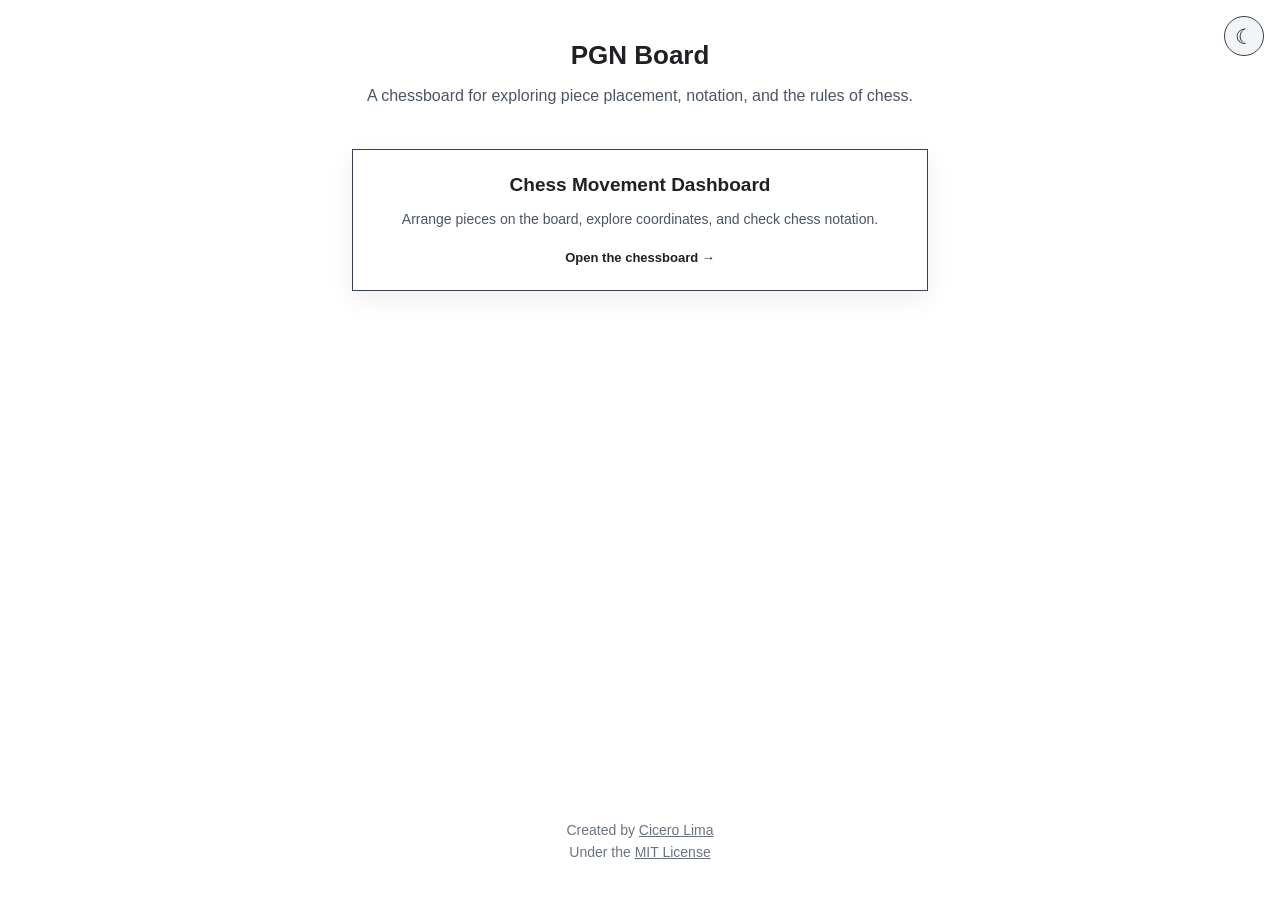
<file: index.html>
<!DOCTYPE html>
<html lang="en">
<head>
  <meta charset="UTF-8">
  <meta name="viewport" content="width=device-width, initial-scale=1.0">
  <meta name="description" content="Explore the PGN Board chess project.">
  <meta name="theme-color" content="#f5f4ef">
  <title>PGN Board</title>
  <script>
    const savedTheme = localStorage.getItem("pgn-board-theme");
    const prefersDark = window.matchMedia("(prefers-color-scheme: dark)").matches;
    document.documentElement.dataset.theme = savedTheme || (prefersDark ? "dark" : "light");
  </script>
  <style>
    :root {
      color-scheme: light;
      font-family: Arial, Helvetica, sans-serif;
      color: #202124;
      background: #fff;
      font-synthesis: none;
      text-rendering: optimizeLegibility;
      --page: #fff;
      --text: #202124;
      --muted: #4b5563;
      --card: #fff;
      --card-hover: #f3f4f6;
      --border: #374151;
      --button: #f3f4f6;
      --button-hover: #e5e7eb;
      --footer: #6b7280;
      --focus: #2563eb;
    }

    :root[data-theme="dark"] {
      color-scheme: dark;
      color: #d4d4d4;
      background: #1e1e1e;
      --page: #1e1e1e;
      --text: #d4d4d4;
      --muted: #d1d5db;
      --card: #252526;
      --card-hover: #333;
      --border: #6b7280;
      --button: #252526;
      --button-hover: #333;
      --footer: #9ca3af;
      --focus: #60a5fa;
    }

    * {
      box-sizing: border-box;
    }

    body {
      min-width: 320px;
      min-height: 100vh;
      margin: 0;
      padding: 40px 24px;
      background: var(--page);
      color: var(--text);
      transition: background-color 160ms ease, color 160ms ease;
    }

    .theme-toggle {
      position: absolute;
      top: 16px;
      right: 16px;
      display: grid;
      width: 40px;
      height: 40px;
      place-items: center;
      padding: 0;
      border: 1px solid var(--border);
      border-radius: 50%;
      background: var(--button);
      color: var(--text);
      cursor: pointer;
      font-size: 21px;
      line-height: 1;
    }

    .theme-toggle:hover {
      background: var(--button-hover);
    }

    .theme-toggle:focus-visible,
    .project-card:focus-visible,
    a:focus-visible {
      outline: 2px solid var(--focus);
      outline-offset: 3px;
    }

    main {
      display: flex;
      width: min(100%, 576px);
      min-height: calc(100vh - 80px);
      flex-direction: column;
      margin: 0 auto;
    }

    .page-header {
      margin: 0 0 40px;
      text-align: center;
    }

    h1 {
      margin: 0 0 12px;
      font-size: 26px;
    }

    .page-header p,
    .project-card p {
      color: var(--muted);
    }

    .page-header p {
      margin: 0;
      line-height: 1.6;
    }

    .project-card {
      display: block;
      padding: 24px;
      border: 1px solid var(--border);
      background: var(--card);
      color: var(--text);
      text-align: center;
      text-decoration: none;
      box-shadow: 0 8px 24px #00000012;
      transition: background-color 160ms ease, transform 160ms ease;
    }

    .project-card:hover {
      background: var(--card-hover);
      transform: translateY(-2px);
    }

    .project-card h2 {
      margin: 0 0 12px;
      font-size: 19px;
    }

    .project-card p {
      margin: 0;
      font-size: 14px;
      line-height: 1.6;
    }

    .project-action {
      display: inline-block;
      margin-top: 20px;
      font-size: 13px;
      font-weight: 700;
    }

    footer {
      margin-top: auto;
      padding-top: 48px;
      color: var(--footer);
      font-size: 14px;
      text-align: center;
    }

    footer p {
      margin: 0;
    }

    footer p + p {
      margin-top: 6px;
    }

    footer a {
      color: inherit;
    }

    @media (max-width: 420px) {
      body {
        padding: 36px 16px 24px;
      }

      main {
        min-height: calc(100vh - 60px);
      }
    }
  </style>
</head>
<body>
  <button class="theme-toggle" id="theme-toggle" type="button" aria-label="Switch to dark mode" aria-pressed="false" title="Switch to dark mode">
    <span id="theme-icon" aria-hidden="true">☾</span>
  </button>

  <main>
    <header class="page-header">
      <h1>PGN Board</h1>
      <p>A chessboard for exploring piece placement, notation, and the rules of chess.</p>
    </header>

    <a class="project-card" href="board/index.html">
      <h2>Chess Movement Dashboard</h2>
      <p>Arrange pieces on the board, explore coordinates, and check chess notation.</p>
      <span class="project-action">Open the chessboard →</span>
    </a>

    <footer>
      <p>Created by <a href="https://github.com/mike-lima-uno">Cicero Lima</a></p>
      <p>Under the <a href="LICENSE">MIT License</a></p>
    </footer>
  </main>

  <script>
    const themePreference = window.matchMedia("(prefers-color-scheme: dark)");
    const themeToggle = document.querySelector("#theme-toggle");
    const themeIcon = document.querySelector("#theme-icon");
    let hasManualTheme = localStorage.getItem("pgn-board-theme") !== null;

    function updateThemeButton() {
      const isDark = document.documentElement.dataset.theme === "dark";
      const action = isDark ? "Switch to light mode" : "Switch to dark mode";
      themeToggle.setAttribute("aria-label", action);
      themeToggle.setAttribute("title", action);
      themeToggle.setAttribute("aria-pressed", String(isDark));
      themeIcon.textContent = isDark ? "☼" : "☾";
    }

    themePreference.addEventListener("change", (event) => {
      if (!hasManualTheme) {
        document.documentElement.dataset.theme = event.matches ? "dark" : "light";
        updateThemeButton();
      }
    });

    themeToggle.addEventListener("click", () => {
      const nextTheme = document.documentElement.dataset.theme === "dark" ? "light" : "dark";
      hasManualTheme = true;
      document.documentElement.dataset.theme = nextTheme;
      localStorage.setItem("pgn-board-theme", nextTheme);
      updateThemeButton();
    });

    updateThemeButton();
  </script>
</body>
</html>
</file>
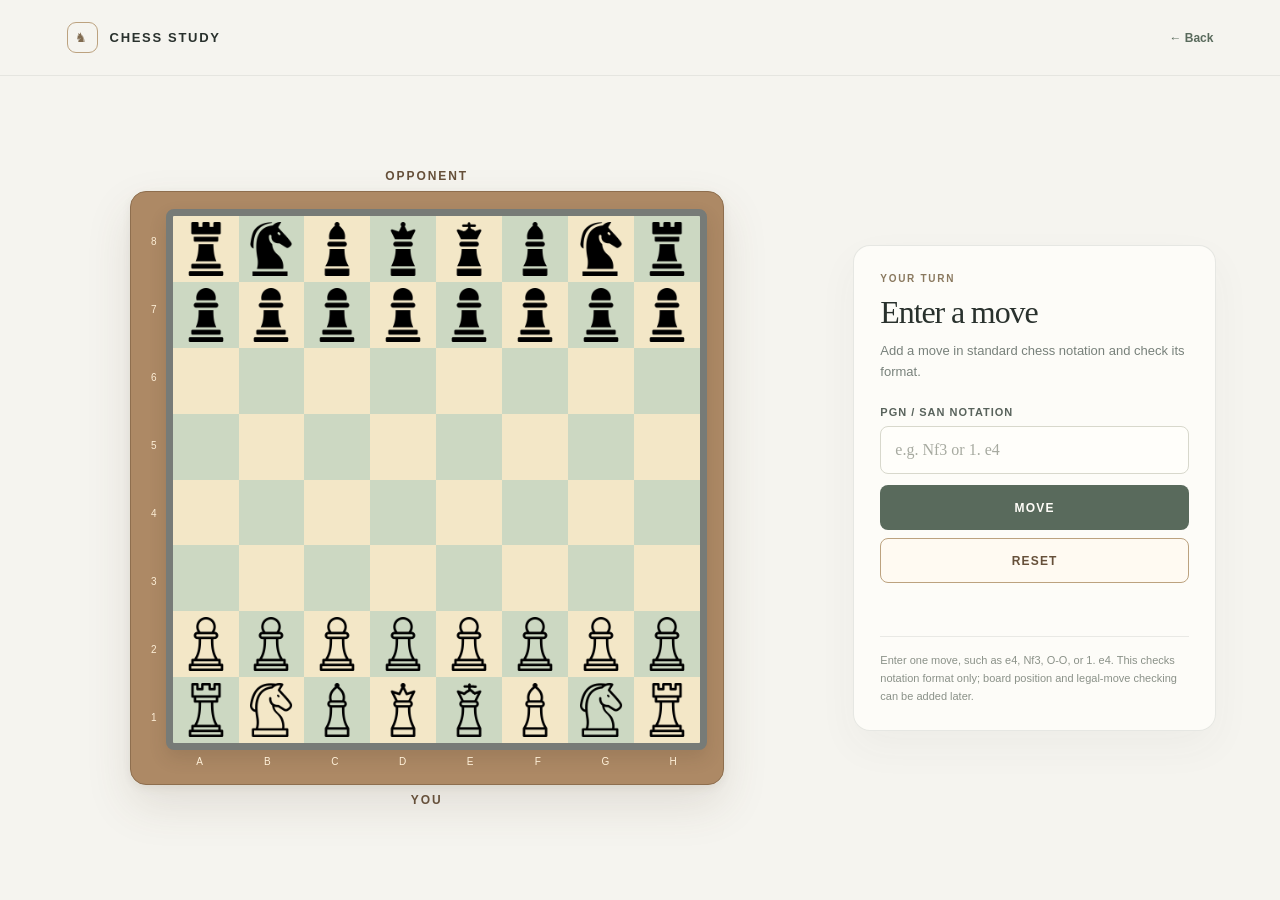
<file: board/index.html>
<!DOCTYPE html>
<html lang="en">
<head>
  <meta charset="UTF-8">
  <meta name="viewport" content="width=device-width, initial-scale=1.0">
  <meta name="theme-color" content="#f5f4ef">
  <title>Chess Movement Dashboard</title>
  <link rel="stylesheet" href="./styles.css">
</head>
<body>
  <div class="page">
    <header class="site-header">
      <div class="brand">
        <span class="brand-icon" aria-hidden="true">♞</span>
        <span>Chess study</span>
      </div>
      <div class="header-actions">
        <!-- <div class="header-caption">Movement dashboard</div> -->
        <a class="back-link" href="../index.html">← Back</a>
      </div>
    </header>

    <main class="layout">
      <div class="board-region" aria-label="Chessboard">
        <h3 class="player-label">Opponent</h3>
        <div class="board-frame">
          <div class="board-coordinates">
            <div class="rank-labels" aria-hidden="true">
              <span>8</span><span>7</span><span>6</span><span>5</span>
              <span>4</span><span>3</span><span>2</span><span>1</span>
            </div>
            <div class="board" id="chessboard" role="grid" aria-label="Chessboard"></div>
            <div class="file-labels" aria-hidden="true">
              <span>A</span><span>B</span><span>C</span><span>D</span>
              <span>E</span><span>F</span><span>G</span><span>H</span>
            </div>
          </div>
        </div>
        <h3 class="player-label">You</h3>
      </div>

      <div class="move-panel" aria-labelledby="panel-title">
        <p class="eyebrow">Your turn</p>
        <h1 id="panel-title">Enter a move</h1>
        <p class="panel-description">Add a move in standard chess notation and check its format.</p>
        <form id="move-form" novalidate>
          <label for="move-input">PGN / SAN notation</label>
          <input id="move-input" name="move" type="text" placeholder="e.g. Nf3 or 1. e4" autocomplete="off" spellcheck="false" aria-describedby="move-result notation-note">
          <button type="submit">Move</button>
          <button class="reset-button" id="reset-game" type="button">Reset</button>
          <p class="move-result" id="move-result" role="status" aria-live="polite"></p>
        </form>
        <p class="notation-note" id="notation-note">Enter one move, such as e4, Nf3, O-O, or 1. e4. This checks notation format only; board position and legal-move checking can be added later.</p>
      </div>
    </main>
  </div>

  <script src="./script.js"></script>
</body>
</html>
</file>
<file: board/styles.css>
:root {
  color-scheme: light;
  font-family: Arial, Helvetica, sans-serif;
  color: #29312d;
  background: #f5f4ef;
  font-synthesis: none;
  text-rendering: optimizeLegibility;
}

* {
  box-sizing: border-box;
}

body {
  min-width: 320px;
  min-height: 100vh;
  margin: 0;
  background: #f5f4ef;
}

.page {
  display: flex;
  min-height: 100vh;
  flex-direction: column;
}

.site-header {
  display: flex;
  height: 76px;
  flex: 0 0 auto;
  align-items: center;
  justify-content: space-between;
  padding: 0 5.2vw;
  border-bottom: 1px solid #474f4617;
}

.brand {
  display: flex;
  align-items: center;
  gap: 12px;
  font-size: 13px;
  font-weight: 700;
  letter-spacing: 0.13em;
  text-transform: uppercase;
}

.brand-icon {
  display: grid;
  width: 31px;
  height: 31px;
  place-items: center;
  border: 1px solid #bca27f;
  border-radius: 9px;
  color: #806b50;
}

.header-caption {
  color: #78817b;
  font-size: 12px;
  letter-spacing: 0.08em;
  text-transform: uppercase;
}

.header-actions {
  display: flex;
  align-items: center;
  gap: 20px;
}

.back-link {
  color: #596a5c;
  font-size: 12px;
  font-weight: 700;
  text-decoration: none;
}

.back-link:hover {
  text-decoration: underline;
}

.back-link:focus-visible {
  border-radius: 2px;
  outline: 2px solid #596a5c;
  outline-offset: 3px;
}

.layout {
  display: grid;
  width: min(1400px, 90vw);
  min-height: 0;
  flex: 1;
  grid-template-columns: minmax(0, 2fr) minmax(0, 1fr);
  align-items: center;
  gap: clamp(32px, 5vw, 76px);
  margin: 0 auto;
  padding: 16px 0;
}

.board-region {
  display: grid;
  min-width: 0;
  grid-template-rows: auto auto auto;
  place-items: center;
  gap: 8px;
}

.board-frame {
  display: grid;
  width: min(100%, 66vh);
  aspect-ratio: 1;
  grid-template-rows: minmax(0, 1fr);
  justify-items: center;
  padding: clamp(10px, 1.3vw, 16px);
  border: 1px solid #8e6e4e;
  border-radius: 16px;
  background: #ad8965;
  box-shadow: 0 20px 46px #5b493121, 0 3px 8px #5b493114;
}

.player-label {
  margin: 0;
  color: #66503a;
  font-size: 12px;
  font-weight: 700;
  letter-spacing: 0.16em;
  text-align: center;
  text-transform: uppercase;
}

.board-coordinates {
  display: grid;
  width: 100%;
  min-height: 0;
  grid-template-columns: 14px minmax(0, 1fr);
  grid-template-rows: minmax(0, 1fr) 14px;
  gap: 3px 5px;
}

.rank-labels,
.file-labels {
  display: grid;
  align-items: center;
  justify-items: center;
  color: #fff1d9;
  font-family: "Arial Narrow", "Roboto Condensed", Arial, sans-serif;
  font-size: 10px;
  letter-spacing: -0.04em;
}

.rank-labels {
  grid-row: 1;
  grid-column: 1;
  grid-template-rows: repeat(8, 1fr);
}

.file-labels {
  grid-row: 2;
  grid-column: 2;
  grid-template-columns: repeat(8, 1fr);
}

.board {
  display: grid;
  width: 100%;
  height: auto;
  max-width: 100%;
  aspect-ratio: 1;
  min-width: 0;
  min-height: 0;
  grid-row: 1;
  grid-column: 2;
  align-self: center;
  justify-self: center;
  grid-template-columns: repeat(8, minmax(0, 1fr));
  grid-template-rows: repeat(8, minmax(0, 1fr));
  overflow: hidden;
  border: 7px solid #777b77;
  border-radius: 8px;
  background: #777b77;
  box-shadow: 0 8px 18px #3b2d1f24;
}

.square {
  position: relative;
  display: grid;
  min-width: 0;
  min-height: 0;
  place-items: center;
  cursor: crosshair;
  transition: background-color 100ms ease;
}

.chess-piece {
  width: 82%;
  height: 82%;
  object-fit: contain;
  cursor: grab;
  touch-action: none;
  user-select: none;
}

.chess-piece.is-dragging {
  visibility: hidden;
}

.chess-piece-ghost {
  position: fixed;
  z-index: 20;
  pointer-events: none;
  object-fit: contain;
  filter: drop-shadow(0 4px 5px #0005);
  transform: scale(1.12);
}

.square--light {
  background: #f3e7c7;
}

.square--dark {
  background: #ccd8c2;
}

.square--light.is-axis {
  background: #f8edcf;
}

.square--dark.is-axis {
  background: #dce8d2;
}

.square--light.is-active {
  background: #fff5d5;
}

.square--dark.is-active {
  background: #e8f0df;
}

.square:focus-visible {
  z-index: 1;
  outline: 2px solid #806b50;
  outline-offset: -3px;
}

.square-coordinate {
  position: absolute;
  top: 4px;
  left: 4px;
  padding: 3px 4px;
  border-radius: 3px;
  background: #434c41d1;
  color: #fffdf8;
  font-size: 10px;
  font-weight: 600;
  line-height: 1;
  opacity: 0;
  pointer-events: none;
}

.square.is-active .square-coordinate {
  opacity: 1;
}

.move-panel {
  width: 100%;
  padding: 27px 26px 25px;
  border: 1px solid #5b655e24;
  border-radius: 17px;
  background: #fffffbbd;
  box-shadow: 0 16px 42px #434c410b;
}

.eyebrow {
  margin: 0 0 10px;
  color: #8a795f;
  font-size: 10px;
  font-weight: 700;
  letter-spacing: 0.17em;
  text-transform: uppercase;
}

.move-panel h1 {
  margin: 0;
  font-family: Georgia, "Times New Roman", serif;
  font-size: clamp(25px, 2.5vw, 34px);
  font-weight: 400;
  letter-spacing: -0.035em;
}

.panel-description {
  margin: 10px 0 24px;
  color: #78817b;
  font-size: 13px;
  line-height: 1.6;
}

#move-form label {
  display: block;
  margin-bottom: 8px;
  color: #59635c;
  font-size: 11px;
  font-weight: 700;
  letter-spacing: 0.09em;
  text-transform: uppercase;
}

#move-input {
  width: 100%;
  height: 48px;
  padding: 0 14px;
  border: 1px solid #d8d8cc;
  border-radius: 8px;
  outline: none;
  background: #fffefa;
  color: #29312d;
  font-family: Georgia, "Times New Roman", serif;
  font-size: 16px;
}

#move-input::placeholder {
  color: #a7aaa0;
}

#move-input:focus {
  border-color: #9eac98;
  box-shadow: 0 0 0 3px #aec1a933;
}

#move-input[aria-invalid="true"] {
  border-color: #cf7770;
  box-shadow: 0 0 0 3px #cf77701f;
}

#move-form button {
  width: 100%;
  height: 45px;
  margin-top: 11px;
  border: 0;
  border-radius: 8px;
  background: #596a5c;
  color: #fffdf8;
  cursor: pointer;
  font-size: 12px;
  font-weight: 600;
  letter-spacing: 0.1em;
  text-transform: uppercase;
}

#move-form button:hover {
  background: #465849;
}

#move-form .reset-button {
  margin-top: 8px;
  border: 1px solid #bca27f;
  background: #fffaf2;
  color: #66503a;
}

#move-form .reset-button:hover {
  background: #f3e7d6;
}

#move-form button:focus-visible {
  outline: 3px solid #b9c9b4;
  outline-offset: 3px;
}

.move-result {
  min-height: 20px;
  margin: 15px 0 0;
  font-size: 12px;
  font-weight: 600;
  letter-spacing: 0.02em;
}

.move-result.is-valid {
  color: #4c7656;
}

.move-result.is-invalid {
  color: #bd4d48;
}

.notation-note {
  margin: 18px 0 0;
  padding-top: 15px;
  border-top: 1px solid #5b655e1f;
  color: #8a9188;
  font-size: 11px;
  line-height: 1.6;
}

@media (max-width: 760px) {
  .site-header {
    height: 64px;
    padding: 0 5vw;
  }

  .header-caption {
    font-size: 10px;
  }

  .header-actions {
    gap: 10px;
  }

  .back-link {
    font-size: 11px;
  }

  .layout {
    width: min(560px, 90vw);
    grid-template-columns: minmax(0, 1fr);
    gap: 28px;
    padding: 26px 0 36px;
  }

  .board-frame {
    width: min(100%, 88vw, 68vh);
  }
}

@media (max-width: 420px) {
  .board-frame {
    padding: 12px;
  }

  .move-panel {
    padding: 23px 20px;
  }
}
</file>
